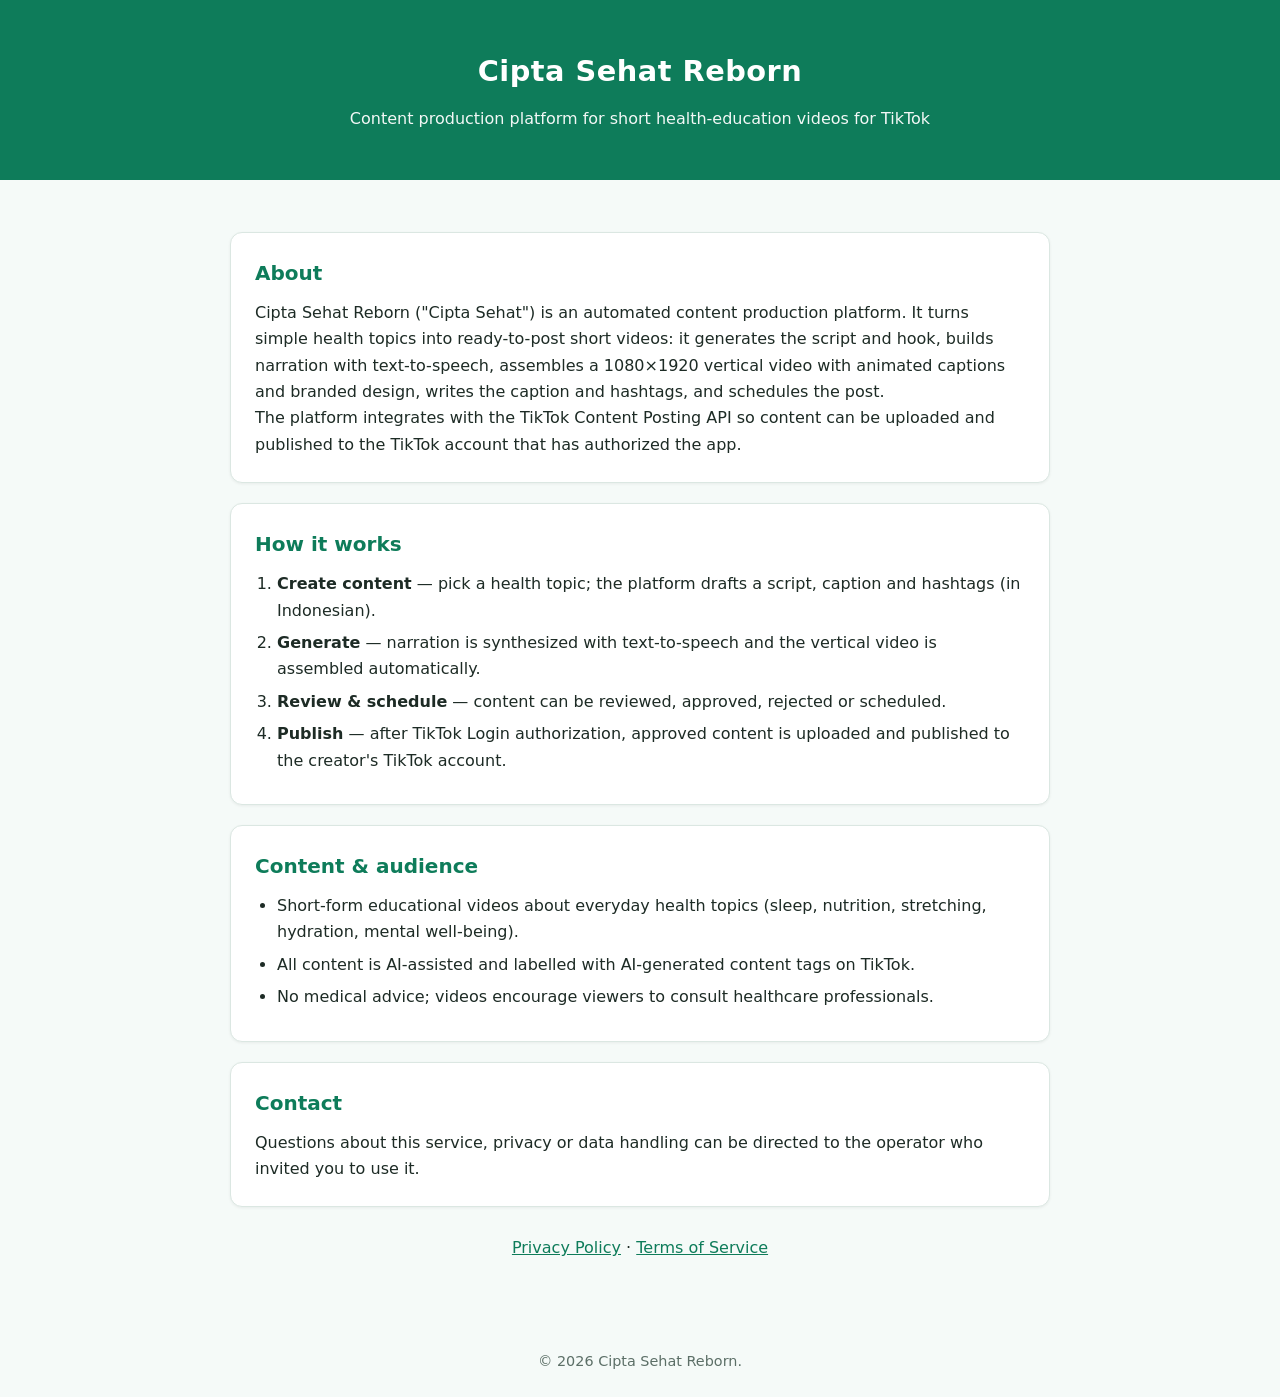
<file: docs/index.html>
<!DOCTYPE html>
<html lang="en">
<head>
  <meta charset="UTF-8">
  <meta name="viewport" content="width=device-width, initial-scale=1.0">
  <meta name="tiktok-developers-site-verification" content="HgJrsK05fGq7C5cUTioKv8ZrvKJWtJaR">
  <title>Cipta Sehat Reborn — Health Education Video Production</title>
  <meta name="description" content="Cipta Sehat Reborn is a content production platform that creates short health-education videos and publishes them to the creator's TikTok account via the TikTok Content Posting API.">
  <style>
    :root { --brand:#0e7c5a; --ink:#1d2b25; --bg:#f5faf8; --card:#ffffff; --line:#dbe7e2; }
    * { box-sizing:border-box; margin:0; padding:0; }
    body { font-family:system-ui,-apple-system,Segoe UI,Roboto,Arial,sans-serif; background:var(--bg); color:var(--ink); line-height:1.65; }
    header { background:var(--brand); color:#fff; padding:48px 24px; text-align:center; }
    header h1 { font-size:1.8rem; letter-spacing:.5px; }
    header p { margin-top:10px; max-width:640px; margin-left:auto; margin-right:auto; opacity:.95; }
    main { max-width:860px; margin:0 auto; padding:32px 20px 64px; }
    .card { background:var(--card); border:1px solid var(--line); border-radius:12px; padding:24px; margin:20px 0; box-shadow:0 1px 3px rgba(0,0,0,.06); }
    h2 { color:var(--brand); margin-bottom:10px; font-size:1.25rem; }
    ul, ol { padding-left:22px; }
    li { margin:6px 0; }
    a { color:var(--brand); }
    footer { text-align:center; padding:24px; font-size:.9rem; color:#5c6f67; }
    footer a { margin:0 10px; }
  </style>
</head>
<body>
  <header>
    <h1>Cipta Sehat Reborn</h1>
    <p>Content production platform for short health-education videos for TikTok</p>
  </header>

  <main>
    <div class="card">
      <h2>About</h2>
      <p>Cipta Sehat Reborn ("Cipta Sehat") is an automated content production platform. It turns simple health topics into ready-to-post short videos: it generates the script and hook, builds narration with text-to-speech, assembles a 1080&times;1920 vertical video with animated captions and branded design, writes the caption and hashtags, and schedules the post.</p>
      <p>The platform integrates with the TikTok Content Posting API so content can be uploaded and published to the TikTok account that has authorized the app.</p>
    </div>

    <div class="card">
      <h2>How it works</h2>
      <ol>
        <li><strong>Create content</strong> — pick a health topic; the platform drafts a script, caption and hashtags (in Indonesian).</li>
        <li><strong>Generate</strong> — narration is synthesized with text-to-speech and the vertical video is assembled automatically.</li>
        <li><strong>Review &amp; schedule</strong> — content can be reviewed, approved, rejected or scheduled.</li>
        <li><strong>Publish</strong> — after TikTok Login authorization, approved content is uploaded and published to the creator's TikTok account.</li>
      </ol>
    </div>

    <div class="card">
      <h2>Content &amp; audience</h2>
      <ul>
        <li>Short-form educational videos about everyday health topics (sleep, nutrition, stretching, hydration, mental well-being).</li>
        <li>All content is AI-assisted and labelled with AI-generated content tags on TikTok.</li>
        <li>No medical advice; videos encourage viewers to consult healthcare professionals.</li>
      </ul>
    </div>

    <div class="card">
      <h2>Contact</h2>
      <p>Questions about this service, privacy or data handling can be directed to the operator who invited you to use it.</p>
    </div>

    <p style="text-align:center; margin-top:28px;">
      <a href="privacy.html">Privacy Policy</a> &middot; <a href="terms.html">Terms of Service</a>
    </p>
  </main>

  <footer>
    <p>&copy; <span id="yr"></span> Cipta Sehat Reborn.</p>
    <script>document.getElementById('yr').textContent = new Date().getFullYear();</script>
  </footer>
</body>
</html>
</file>
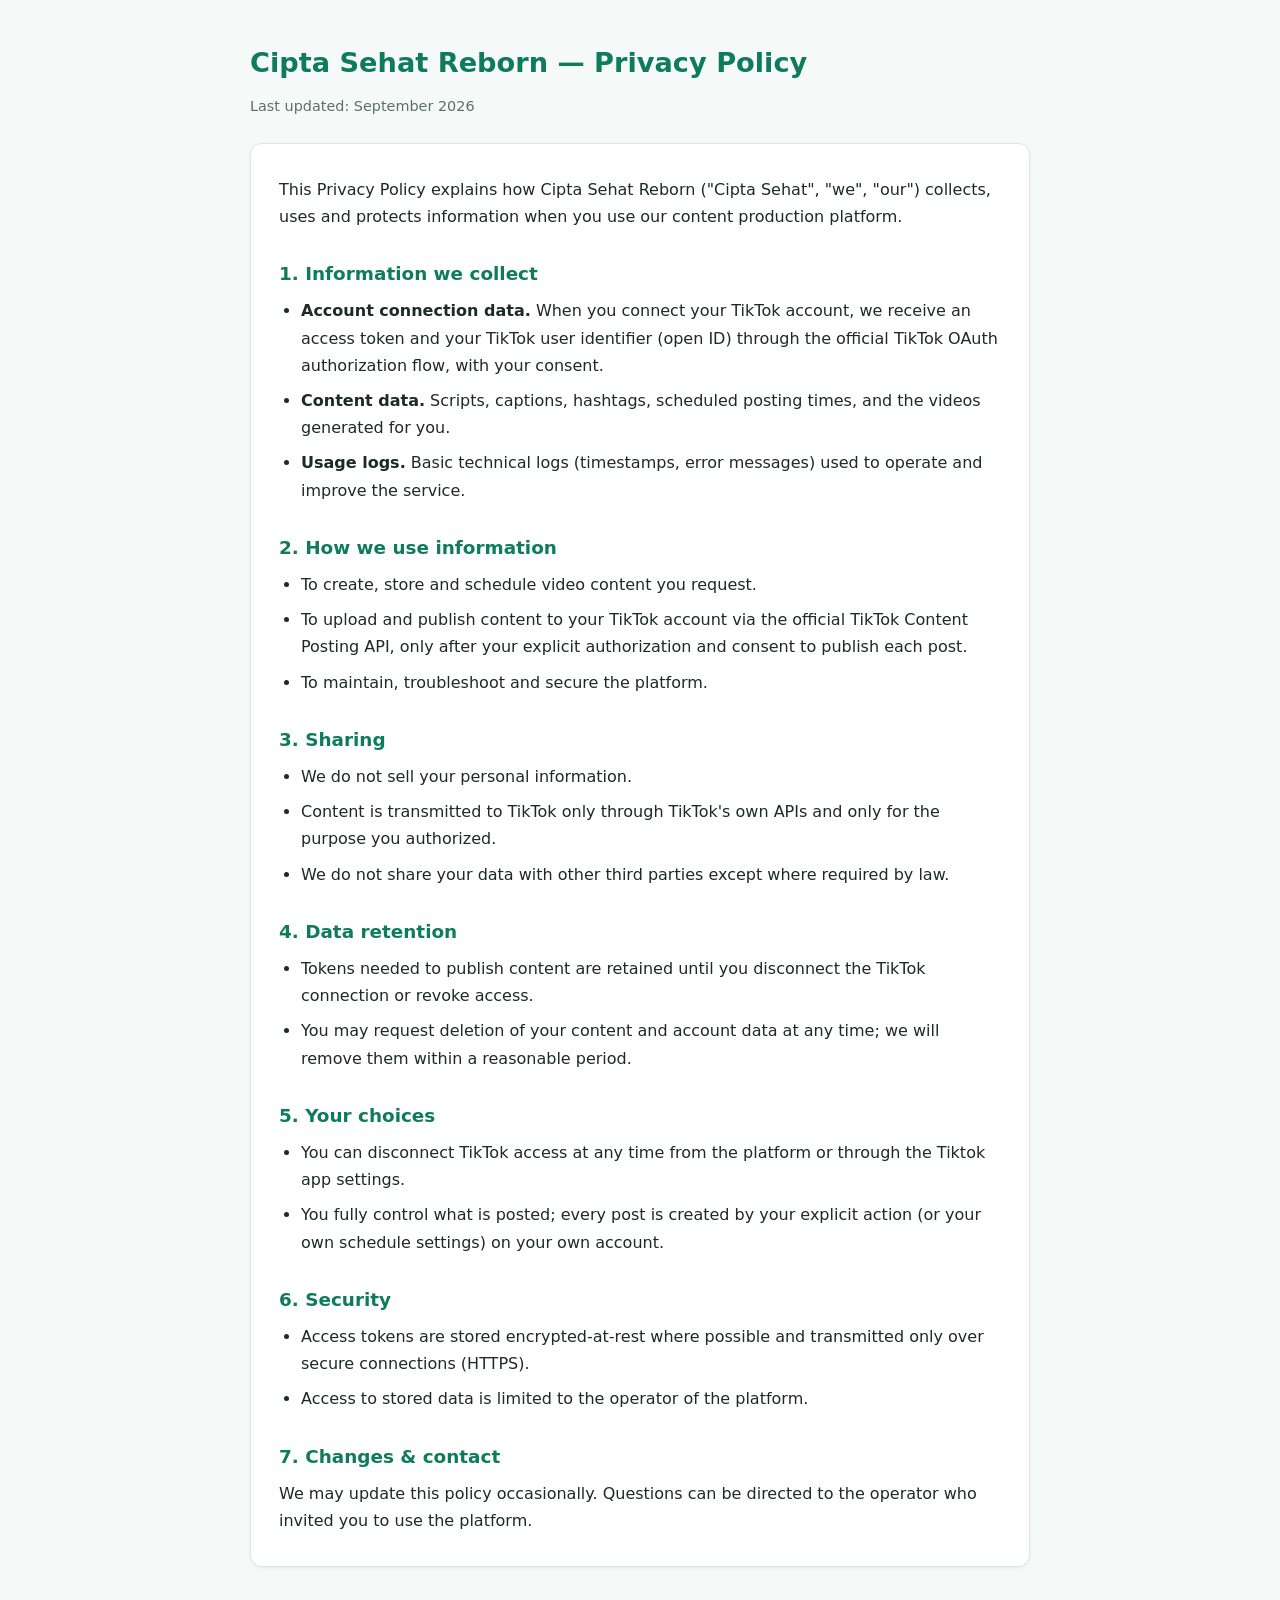
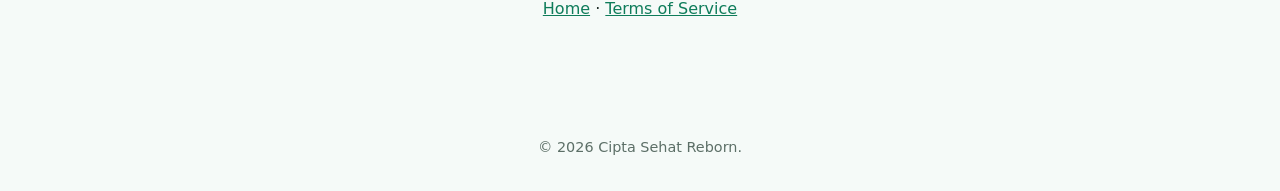
<file: docs/privacy.html>
<!DOCTYPE html>
<html lang="en">
<head>
  <meta charset="UTF-8">
  <meta name="viewport" content="width=device-width, initial-scale=1.0">
  <title>Privacy Policy — Cipta Sehat Reborn</title>
  <meta name="robots" content="noindex">
  <style>
    :root { --brand:#0e7c5a; --ink:#1d2b25; --bg:#f5faf8; --card:#ffffff; --line:#dbe7e2; }
    * { box-sizing:border-box; margin:0; padding:0; }
    body { font-family:system-ui,-apple-system,Segoe UI,Roboto,Arial,sans-serif; background:var(--bg); color:var(--ink); line-height:1.7; }
    main { max-width:820px; margin:0 auto; padding:40px 20px 72px; }
    h1 { color:var(--brand); font-size:1.7rem; margin-bottom:6px; }
    .meta { color:#5c6f67; font-size:.9rem; margin-bottom:24px; }
    h2 { color:var(--brand); font-size:1.15rem; margin:28px 0 8px; }
    p, li { margin:8px 0; }
    ul, ol { padding-left:22px; }
    a { color:var(--brand); }
    .card { background:var(--card); border:1px solid var(--line); border-radius:12px; padding:24px 28px; box-shadow:0 1px 3px rgba(0,0,0,.06); }
    footer { text-align:center; padding:24px; font-size:.9rem; color:#5c6f67; }
    footer a { margin:0 10px; }
  </style>
</head>
<body>
  <main>
    <h1>Cipta Sehat Reborn — Privacy Policy</h1>
    <p class="meta">Last updated: September 2026</p>
    <div class="card">
      <p>This Privacy Policy explains how Cipta Sehat Reborn ("Cipta Sehat", "we", "our") collects, uses and protects information when you use our content production platform.</p>

      <h2>1. Information we collect</h2>
      <ul>
        <li><strong>Account connection data.</strong> When you connect your TikTok account, we receive an access token and your TikTok user identifier (open ID) through the official TikTok OAuth authorization flow, with your consent.</li>
        <li><strong>Content data.</strong> Scripts, captions, hashtags, scheduled posting times, and the videos generated for you.</li>
        <li><strong>Usage logs.</strong> Basic technical logs (timestamps, error messages) used to operate and improve the service.</li>
      </ul>

      <h2>2. How we use information</h2>
      <ul>
        <li>To create, store and schedule video content you request.</li>
        <li>To upload and publish content to your TikTok account via the official TikTok Content Posting API, only after your explicit authorization and consent to publish each post.</li>
        <li>To maintain, troubleshoot and secure the platform.</li>
      </ul>

      <h2>3. Sharing</h2>
      <ul>
        <li>We do not sell your personal information.</li>
        <li>Content is transmitted to TikTok only through TikTok's own APIs and only for the purpose you authorized.</li>
        <li>We do not share your data with other third parties except where required by law.</li>
      </ul>

      <h2>4. Data retention</h2>
      <ul>
        <li>Tokens needed to publish content are retained until you disconnect the TikTok connection or revoke access.</li>
        <li>You may request deletion of your content and account data at any time; we will remove them within a reasonable period.</li>
      </ul>

      <h2>5. Your choices</h2>
      <ul>
        <li>You can disconnect TikTok access at any time from the platform or through the Tiktok app settings.</li>
        <li>You fully control what is posted; every post is created by your explicit action (or your own schedule settings) on your own account.</li>
      </ul>

      <h2>6. Security</h2>
      <ul>
        <li>Access tokens are stored encrypted-at-rest where possible and transmitted only over secure connections (HTTPS).</li>
        <li>Access to stored data is limited to the operator of the platform.</li>
      </ul>

      <h2>7. Changes &amp; contact</h2>
      <p>We may update this policy occasionally. Questions can be directed to the operator who invited you to use the platform.</p>
    </div>

    <p style="text-align:center; margin-top:28px;">
      <a href="index.html">Home</a> &middot; <a href="terms.html">Terms of Service</a>
    </p>
  </main>

  <footer>
    <p>&copy; <span id="yr"></span> Cipta Sehat Reborn.</p>
    <script>document.getElementById('yr').textContent = new Date().getFullYear();</script>
  </footer>
</body>
</html>
</file>
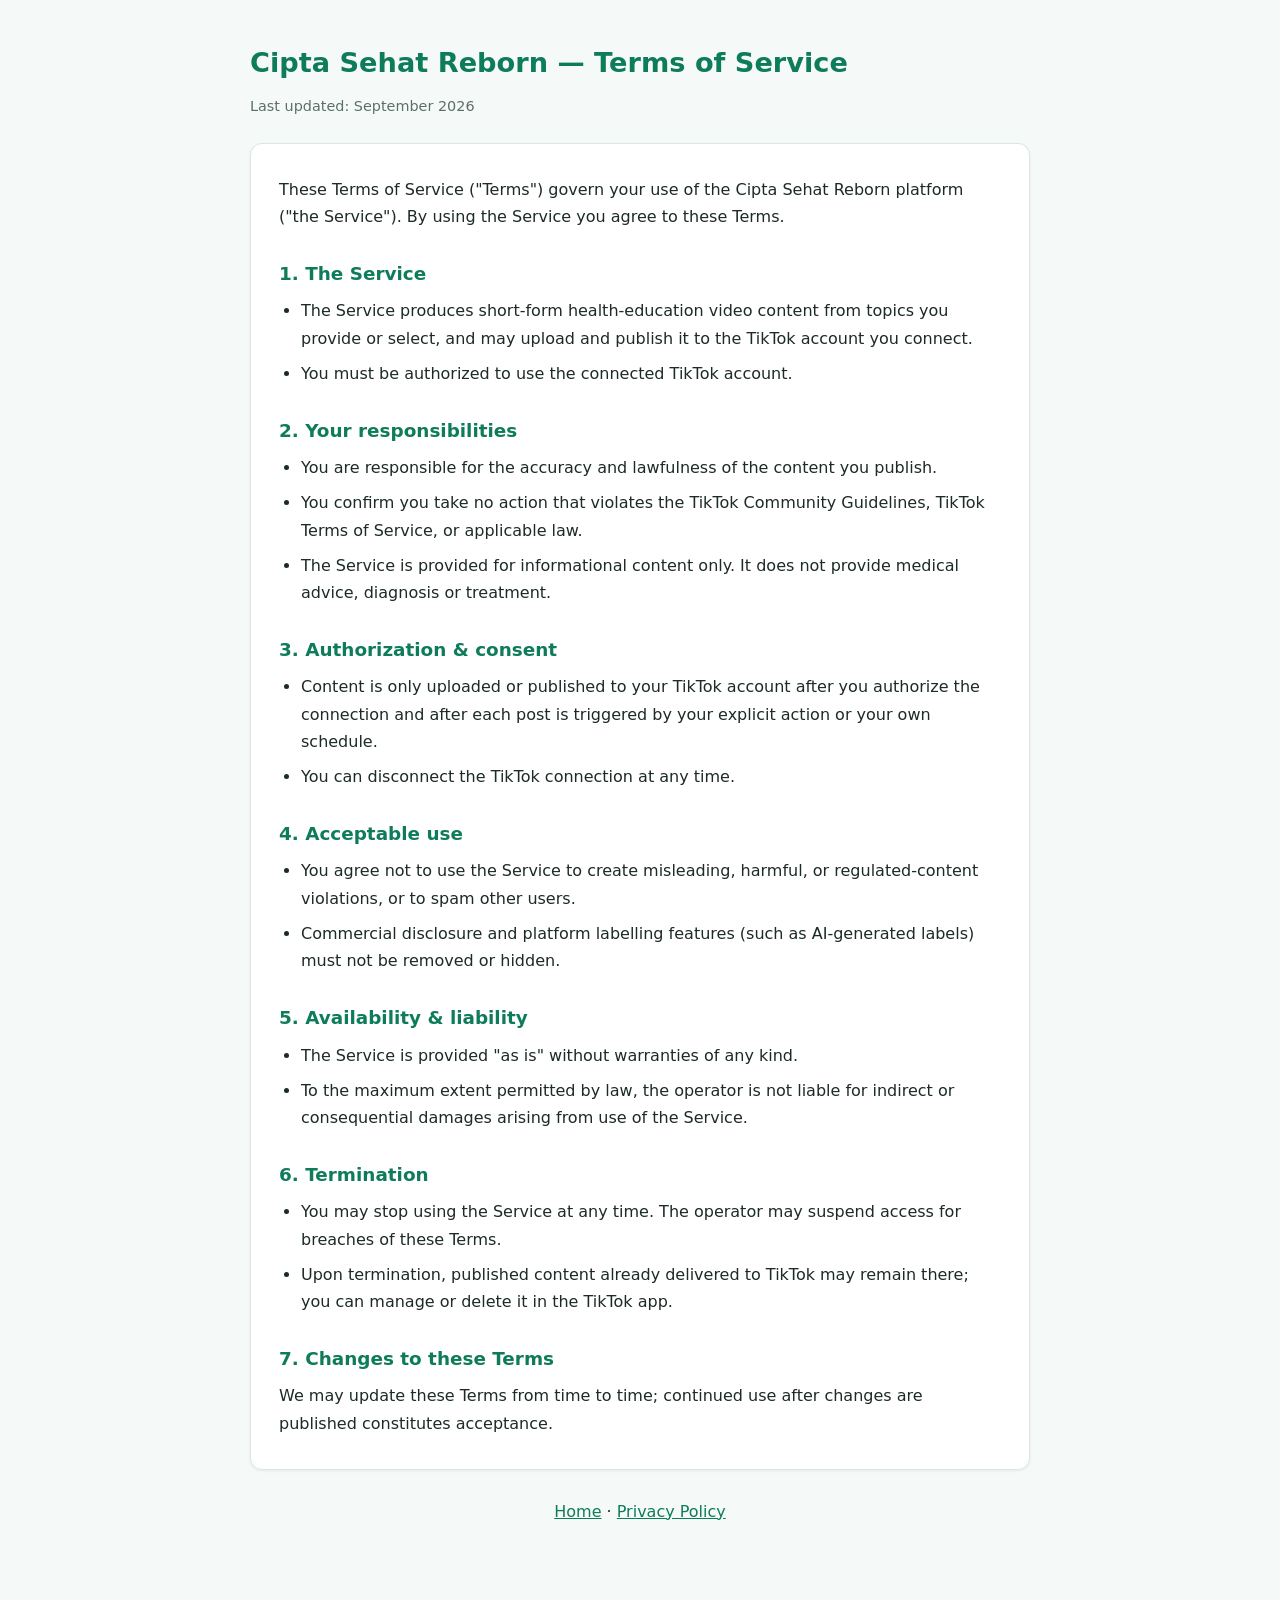
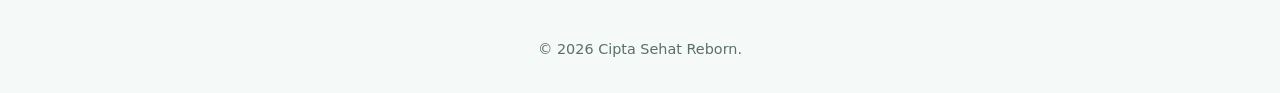
<file: docs/terms.html>
<!DOCTYPE html>
<html lang="en">
<head>
  <meta charset="UTF-8">
  <meta name="viewport" content="width=device-width, initial-scale=1.0">
  <title>Terms of Service — Cipta Sehat Reborn</title>
  <meta name="robots" content="noindex">
  <style>
    :root { --brand:#0e7c5a; --ink:#1d2b25; --bg:#f5faf8; --card:#ffffff; --line:#dbe7e2; }
    * { box-sizing:border-box; margin:0; padding:0; }
    body { font-family:system-ui,-apple-system,Segoe UI,Roboto,Arial,sans-serif; background:var(--bg); color:var(--ink); line-height:1.7; }
    main { max-width:820px; margin:0 auto; padding:40px 20px 72px; }
    h1 { color:var(--brand); font-size:1.7rem; margin-bottom:6px; }
    .meta { color:#5c6f67; font-size:.9rem; margin-bottom:24px; }
    h2 { color:var(--brand); font-size:1.15rem; margin:28px 0 8px; }
    p, li { margin:8px 0; }
    ul, ol { padding-left:22px; }
    a { color:var(--brand); }
    .card { background:var(--card); border:1px solid var(--line); border-radius:12px; padding:24px 28px; box-shadow:0 1px 3px rgba(0,0,0,.06); }
    footer { text-align:center; padding:24px; font-size:.9rem; color:#5c6f67; }
    footer a { margin:0 10px; }
  </style>
</head>
<body>
  <main>
    <h1>Cipta Sehat Reborn — Terms of Service</h1>
    <p class="meta">Last updated: September 2026</p>
    <div class="card">
      <p>These Terms of Service ("Terms") govern your use of the Cipta Sehat Reborn platform ("the Service"). By using the Service you agree to these Terms.</p>

      <h2>1. The Service</h2>
      <ul>
        <li>The Service produces short-form health-education video content from topics you provide or select, and may upload and publish it to the TikTok account you connect.</li>
        <li>You must be authorized to use the connected TikTok account.</li>
      </ul>

      <h2>2. Your responsibilities</h2>
      <ul>
        <li>You are responsible for the accuracy and lawfulness of the content you publish.</li>
        <li>You confirm you take no action that violates the TikTok Community Guidelines, TikTok Terms of Service, or applicable law.</li>
        <li>The Service is provided for informational content only. It does not provide medical advice, diagnosis or treatment.</li>
      </ul>

      <h2>3. Authorization &amp; consent</h2>
      <ul>
        <li>Content is only uploaded or published to your TikTok account after you authorize the connection and after each post is triggered by your explicit action or your own schedule.</li>
        <li>You can disconnect the TikTok connection at any time.</li>
      </ul>

      <h2>4. Acceptable use</h2>
      <ul>
        <li>You agree not to use the Service to create misleading, harmful, or regulated-content violations, or to spam other users.</li>
        <li>Commercial disclosure and platform labelling features (such as AI-generated labels) must not be removed or hidden.</li>
      </ul>

      <h2>5. Availability &amp; liability</h2>
      <ul>
        <li>The Service is provided "as is" without warranties of any kind.</li>
        <li>To the maximum extent permitted by law, the operator is not liable for indirect or consequential damages arising from use of the Service.</li>
      </ul>

      <h2>6. Termination</h2>
      <ul>
        <li>You may stop using the Service at any time. The operator may suspend access for breaches of these Terms.</li>
        <li>Upon termination, published content already delivered to TikTok may remain there; you can manage or delete it in the TikTok app.</li>
      </ul>

      <h2>7. Changes to these Terms</h2>
      <p>We may update these Terms from time to time; continued use after changes are published constitutes acceptance.</p>
    </div>

    <p style="text-align:center; margin-top:28px;">
      <a href="index.html">Home</a> &middot; <a href="privacy.html">Privacy Policy</a>
    </p>
  </main>

  <footer>
    <p>&copy; <span id="yr"></span> Cipta Sehat Reborn.</p>
    <script>document.getElementById('yr').textContent = new Date().getFullYear();</script>
  </footer>
</body>
</html>
</file>
